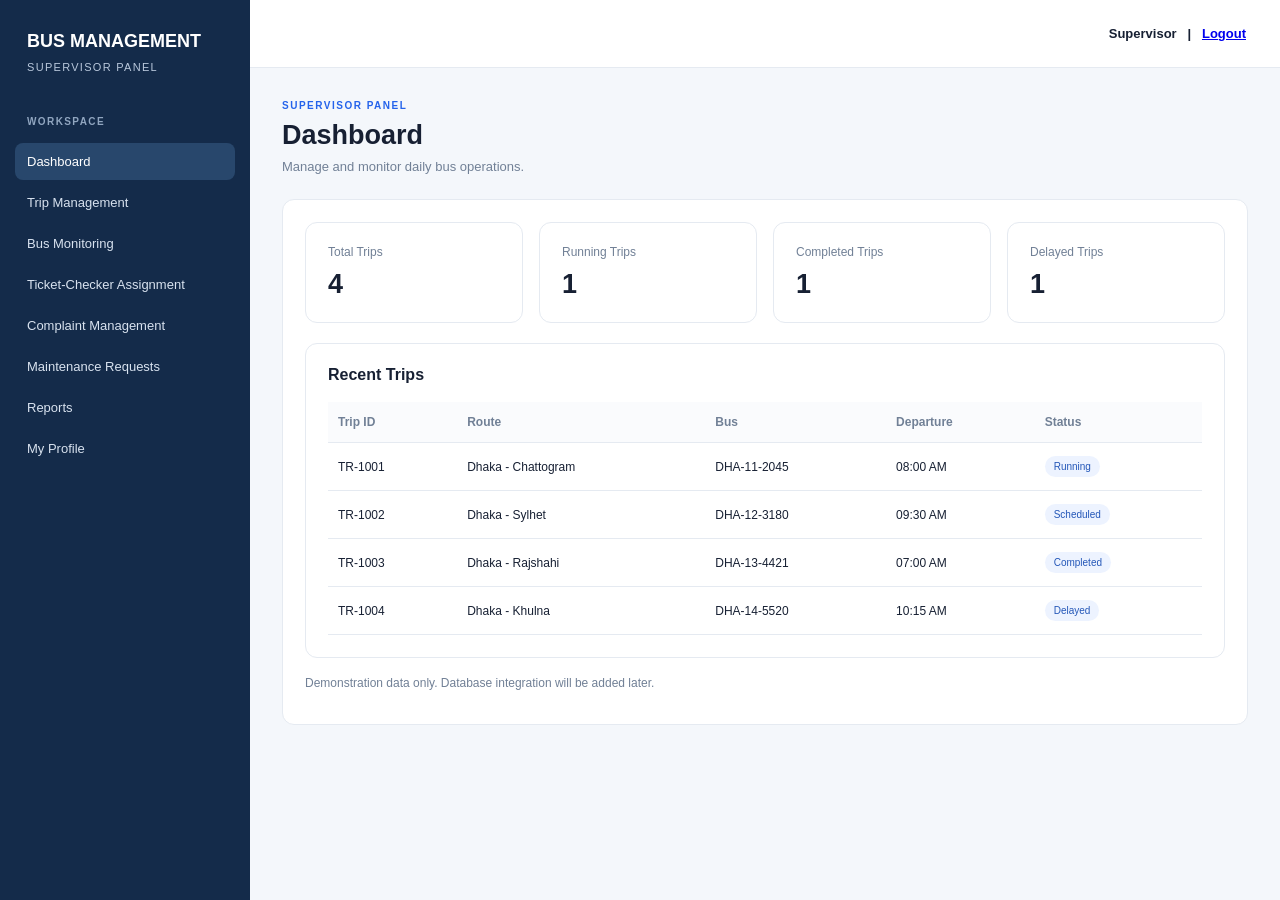
<file: Supervisor/index.html>
<!DOCTYPE html>
<html lang="en"><head>
    <meta charset="UTF-8">
    <meta name="viewport" content="width=device-width, initial-scale=1.0">
    <title>Supervisor Panel</title>
    <meta http-equiv="refresh" content="0; url=views/pages/dashboard.html">
</head>
<body>
    <p>Opening Supervisor Dashboard... <a href="views/pages/dashboard.html">Continue</a></p>
</body>
</html>
</file>
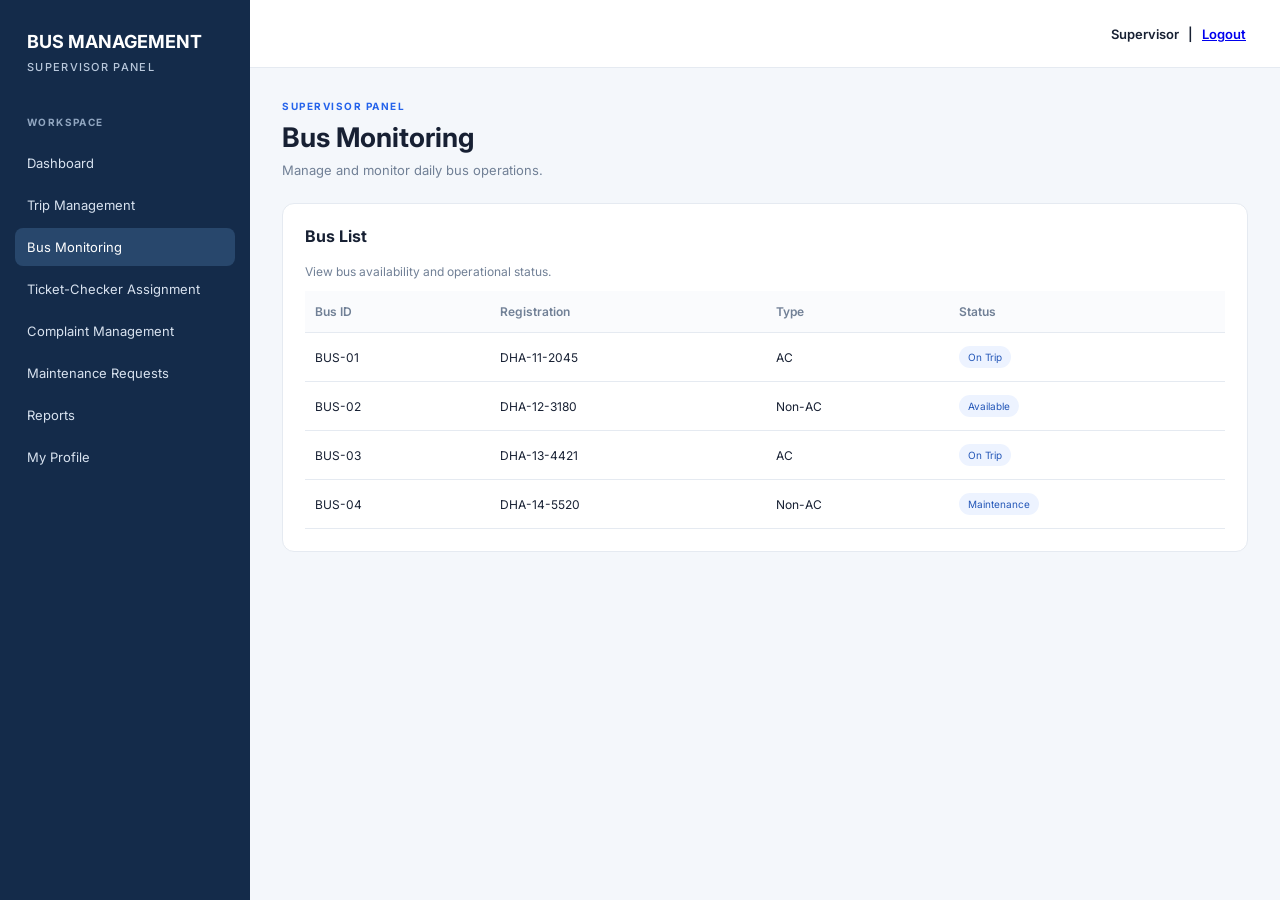
<file: Supervisor/views/pages/buses.html>
<!DOCTYPE html>
<html lang="en">
<head>
  <meta charset="UTF-8">
  <meta name="viewport" content="width=device-width, initial-scale=1.0">
  <title>Bus Monitoring | Supervisor</title>
  <link rel="stylesheet" href="../css/style.css">
  <link rel="stylesheet" href="../css/buses.css">
</head>
<body>
  <div id="app">
    <aside id="sidebar" class="sidebar"></aside>
    <div class="page-area">
      <header id="topbar" class="topbar"></header>
      <main class="main-content">
        <div class="page-heading">
          <div>
            <p class="eyebrow">SUPERVISOR PANEL</p>
            <h1>Bus Monitoring</h1>
            <p class="muted">Manage and monitor daily bus operations.</p>
          </div>
        </div>
        <section id="pageContent" class="content-card">
          <p>Loading bus monitoring...</p>
        </section>
      </main>
    </div>
  </div>
  <script type="module" src="../js/bus.js"></script>
</body>
</html>
</file>
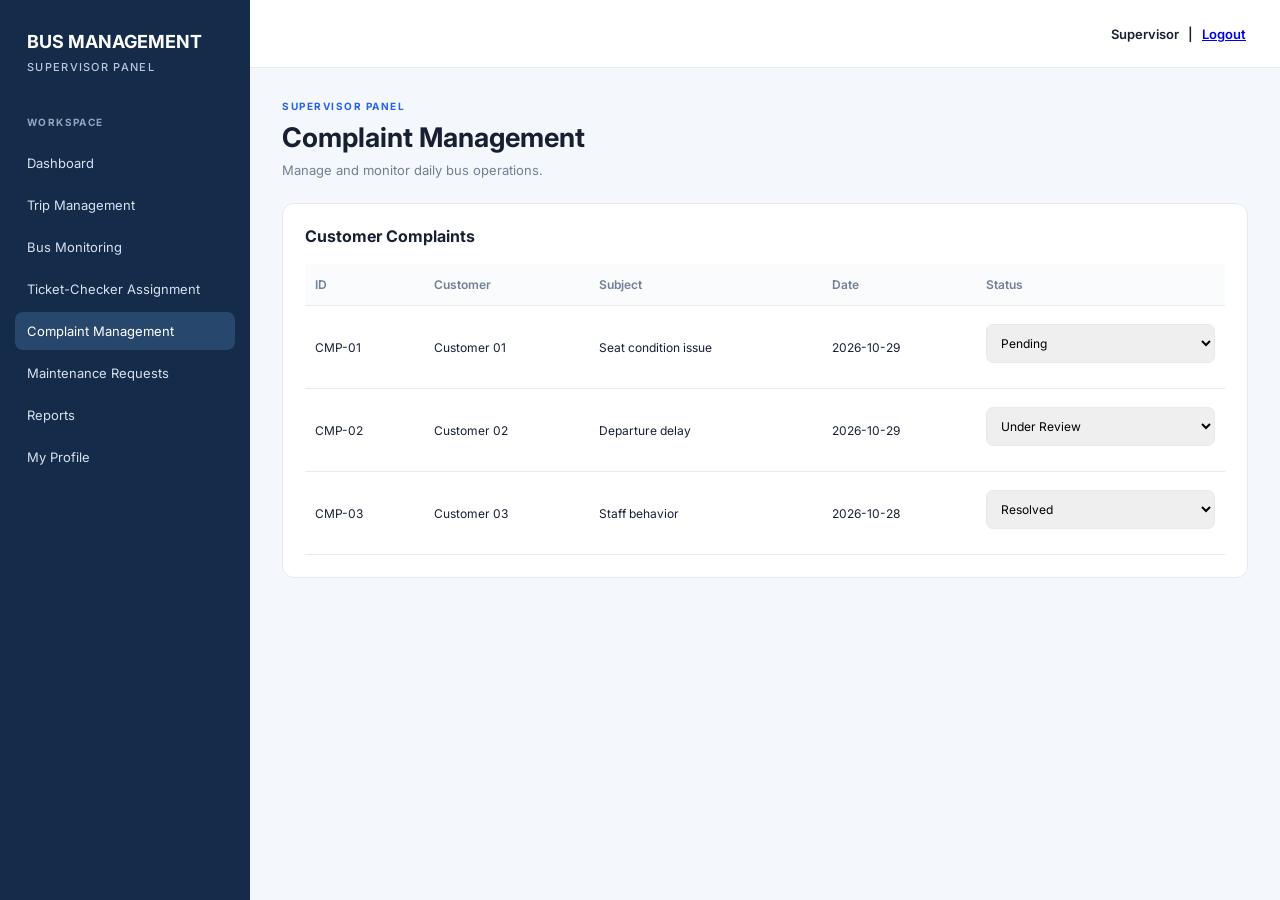
<file: Supervisor/views/pages/complaints.html>
<!DOCTYPE html>
<html lang="en">
<head>
  <meta charset="UTF-8">
  <meta name="viewport" content="width=device-width, initial-scale=1.0">
  <title>Complaint Management | Supervisor</title>
  <link rel="stylesheet" href="../css/style.css">
  <link rel="stylesheet" href="../css/complaints.css">
</head>
<body>
  <div id="app">
    <aside id="sidebar" class="sidebar"></aside>
    <div class="page-area">
      <header id="topbar" class="topbar"></header>
      <main class="main-content">
        <div class="page-heading">
          <div>
            <p class="eyebrow">SUPERVISOR PANEL</p>
            <h1>Complaint Management</h1>
            <p class="muted">Manage and monitor daily bus operations.</p>
          </div>
        </div>
        <section id="pageContent" class="content-card">
          <p>Loading complaint management...</p>
        </section>
      </main>
    </div>
  </div>
  <script type="module" src="../js/complaint.js"></script>
</body>
</html>
</file>
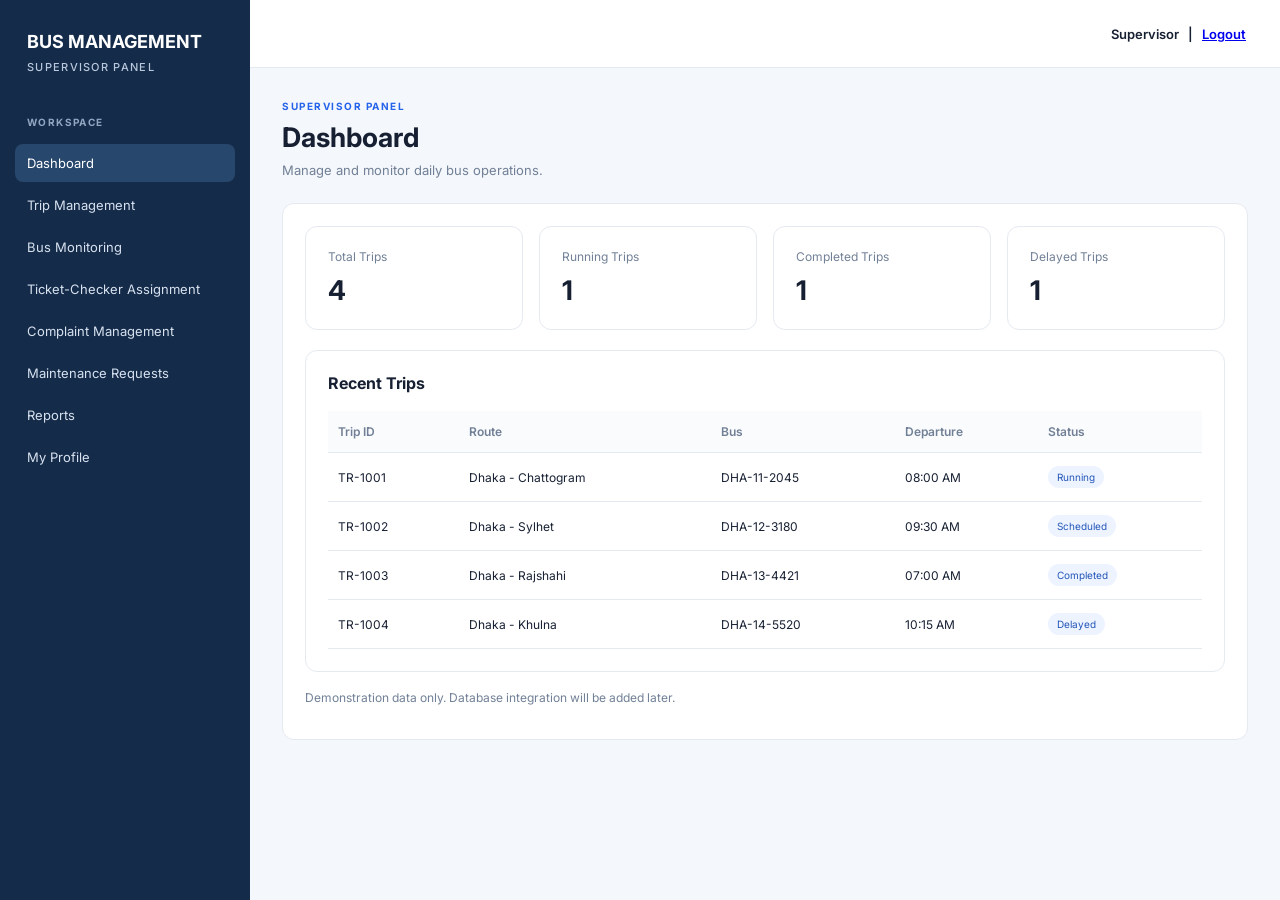
<file: Supervisor/views/pages/dashboard.html>
<!DOCTYPE html>
<html lang="en">
<head>
  <meta charset="UTF-8">
  <meta name="viewport" content="width=device-width, initial-scale=1.0">
  <title>Dashboard | Supervisor</title>
  <link rel="stylesheet" href="../css/style.css">
  <link rel="stylesheet" href="../css/dashboard.css">
</head>
<body>
  <div id="app">
    <aside id="sidebar" class="sidebar"></aside>
    <div class="page-area">
      <header id="topbar" class="topbar"></header>
      <main class="main-content">
        <div class="page-heading">
          <div>
            <p class="eyebrow">SUPERVISOR PANEL</p>
            <h1>Dashboard</h1>
            <p class="muted">Manage and monitor daily bus operations.</p>
          </div>
        </div>
        <section id="pageContent" class="content-card">
          <p>Loading dashboard...</p>
        </section>
      </main>
    </div>
  </div>
  <script type="module" src="../js/dashboard.js"></script>
</body>
</html>
</file>
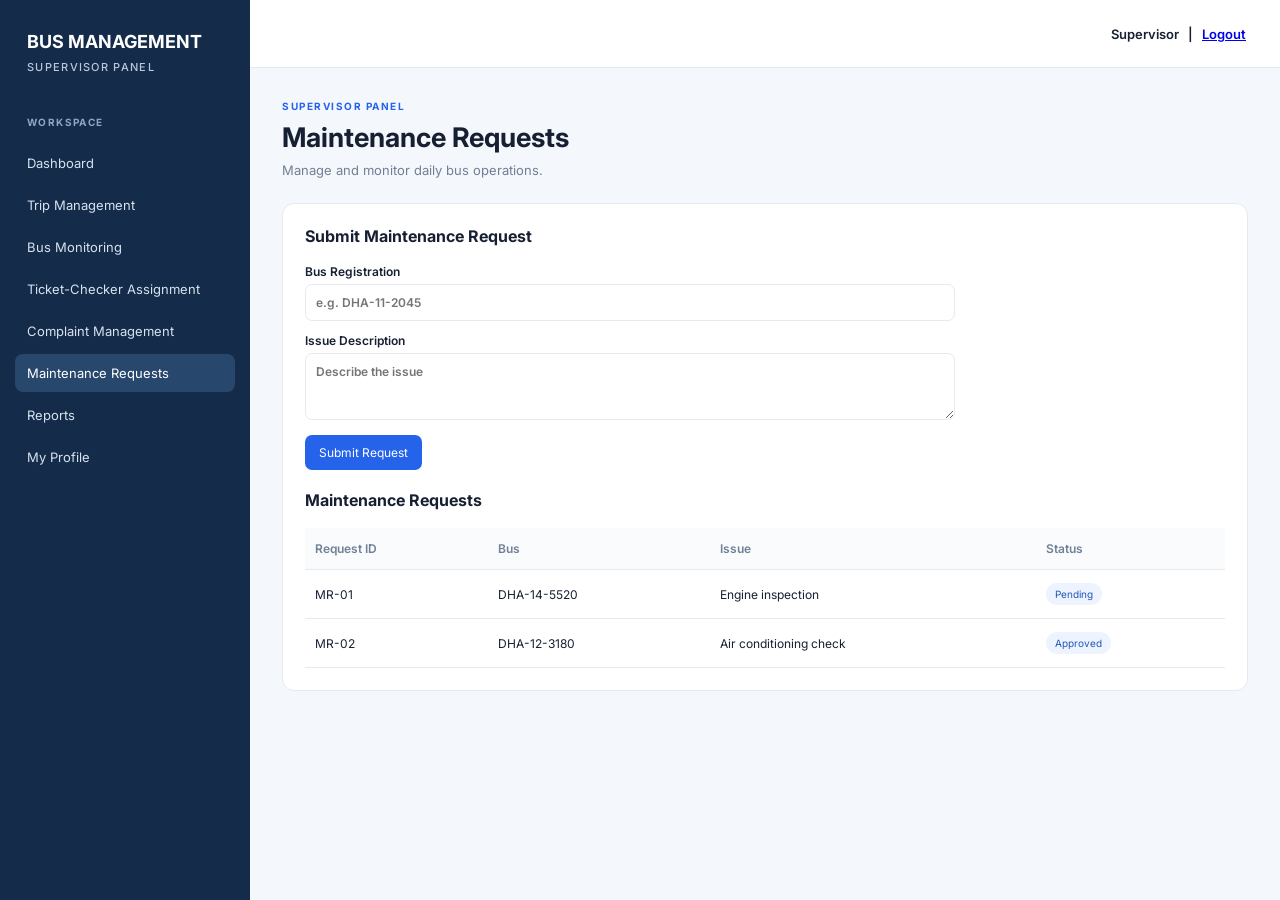
<file: Supervisor/views/pages/maintenance.html>
<!DOCTYPE html>
<html lang="en">
<head>
  <meta charset="UTF-8">
  <meta name="viewport" content="width=device-width, initial-scale=1.0">
  <title>Maintenance Requests | Supervisor</title>
  <link rel="stylesheet" href="../css/style.css">
  <link rel="stylesheet" href="../css/maintenance.css">
</head>
<body>
  <div id="app">
    <aside id="sidebar" class="sidebar"></aside>
    <div class="page-area">
      <header id="topbar" class="topbar"></header>
      <main class="main-content">
        <div class="page-heading">
          <div>
            <p class="eyebrow">SUPERVISOR PANEL</p>
            <h1>Maintenance Requests</h1>
            <p class="muted">Manage and monitor daily bus operations.</p>
          </div>
        </div>
        <section id="pageContent" class="content-card">
          <p>Loading maintenance requests...</p>
        </section>
      </main>
    </div>
  </div>
  <script type="module" src="../js/maintenance.js"></script>
</body>
</html>
</file>
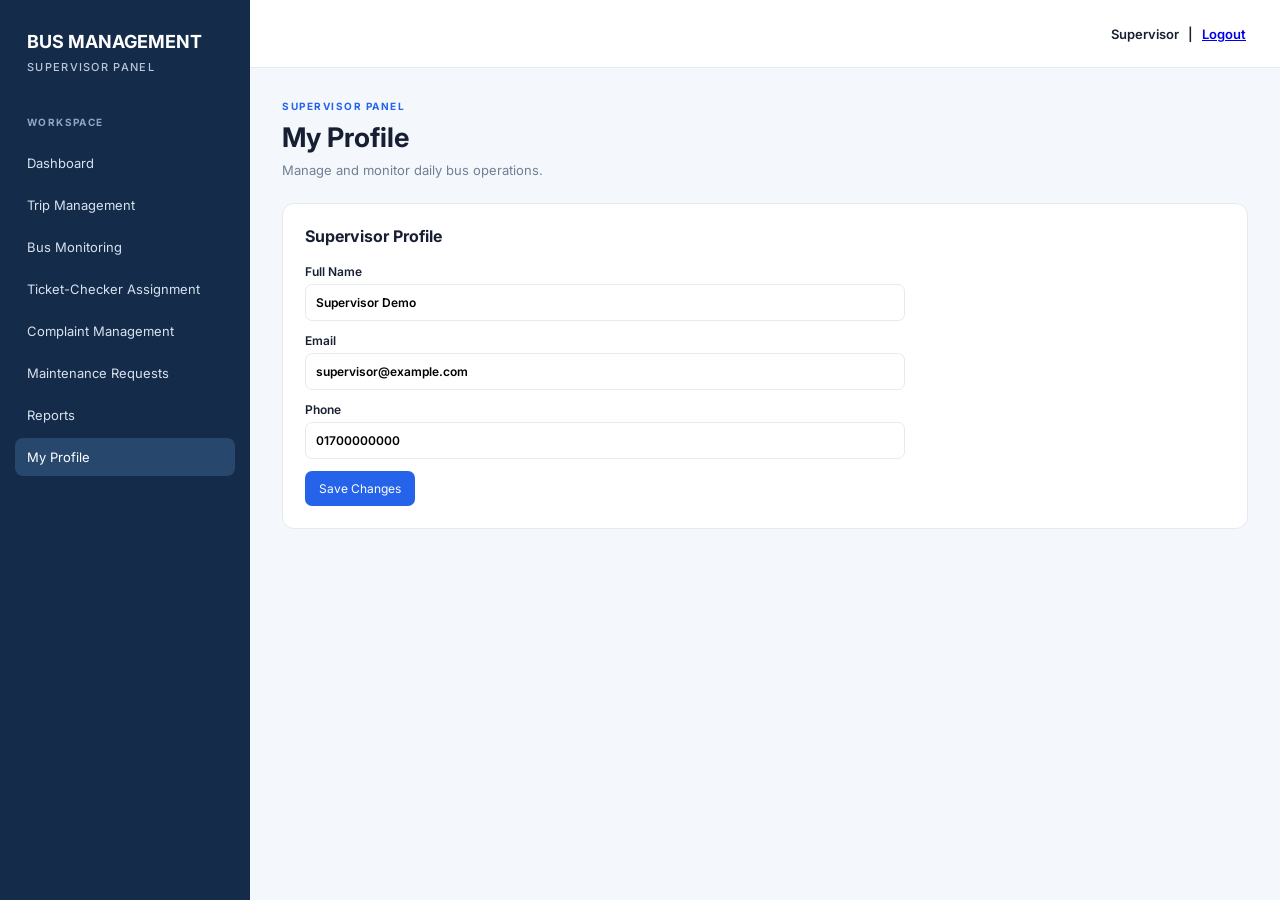
<file: Supervisor/views/pages/profile.html>
<!DOCTYPE html>
<html lang="en">
<head>
  <meta charset="UTF-8">
  <meta name="viewport" content="width=device-width, initial-scale=1.0">
  <title>My Profile | Supervisor</title>
  <link rel="stylesheet" href="../css/style.css">
  <link rel="stylesheet" href="../css/profile.css">
</head>
<body>
  <div id="app">
    <aside id="sidebar" class="sidebar"></aside>
    <div class="page-area">
      <header id="topbar" class="topbar"></header>
      <main class="main-content">
        <div class="page-heading">
          <div>
            <p class="eyebrow">SUPERVISOR PANEL</p>
            <h1>My Profile</h1>
            <p class="muted">Manage and monitor daily bus operations.</p>
          </div>
        </div>
        <section id="pageContent" class="content-card">
          <p>Loading my profile...</p>
        </section>
      </main>
    </div>
  </div>
  <script type="module" src="../js/profile.js"></script>
</body>
</html>
</file>
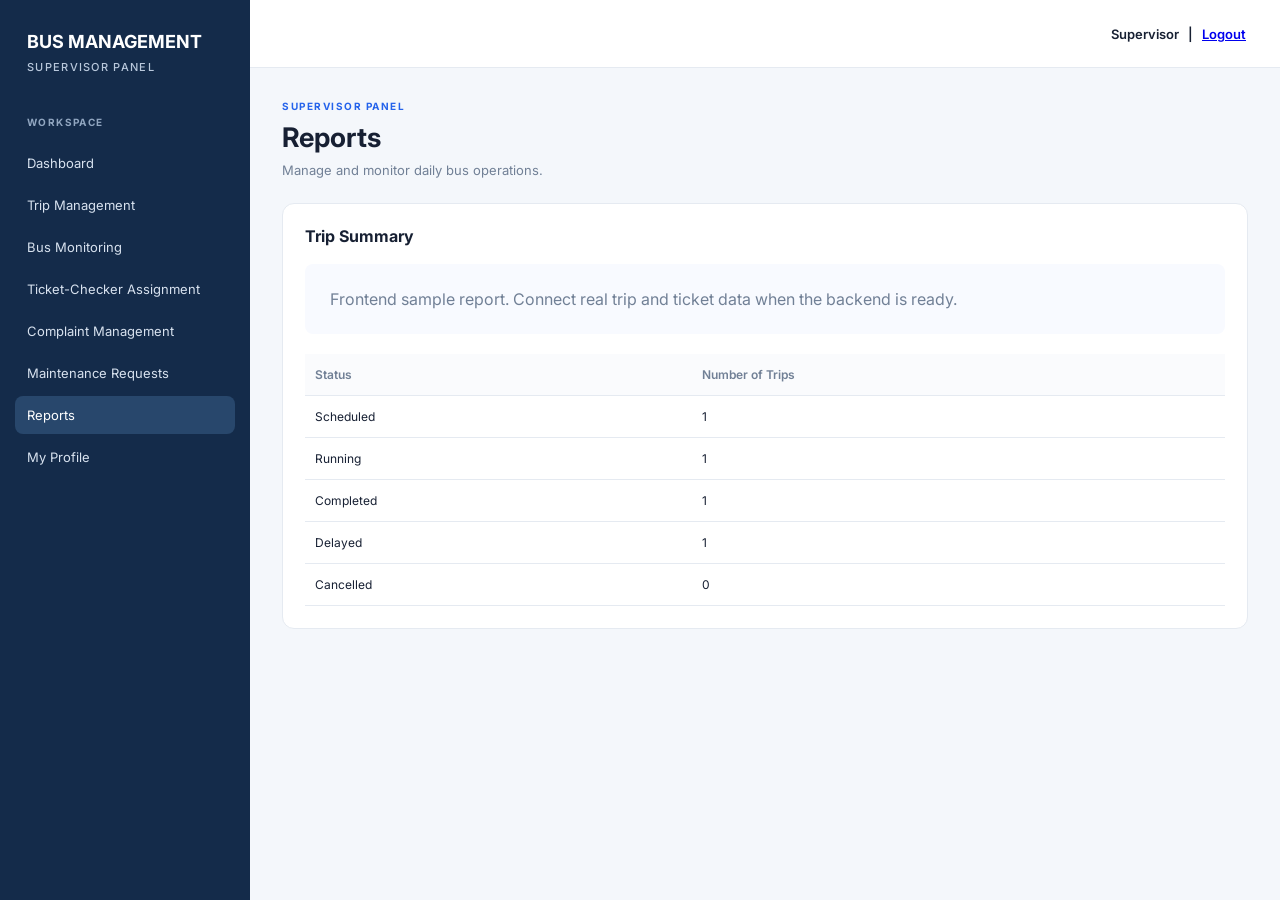
<file: Supervisor/views/pages/reports.html>
<!DOCTYPE html>
<html lang="en">
<head>
  <meta charset="UTF-8">
  <meta name="viewport" content="width=device-width, initial-scale=1.0">
  <title>Reports | Supervisor</title>
  <link rel="stylesheet" href="../css/style.css">
  <link rel="stylesheet" href="../css/reports.css">
</head>
<body>
  <div id="app">
    <aside id="sidebar" class="sidebar"></aside>
    <div class="page-area">
      <header id="topbar" class="topbar"></header>
      <main class="main-content">
        <div class="page-heading">
          <div>
            <p class="eyebrow">SUPERVISOR PANEL</p>
            <h1>Reports</h1>
            <p class="muted">Manage and monitor daily bus operations.</p>
          </div>
        </div>
        <section id="pageContent" class="content-card">
          <p>Loading reports...</p>
        </section>
      </main>
    </div>
  </div>
  <script type="module" src="../js/report.js"></script>
</body>
</html>
</file>
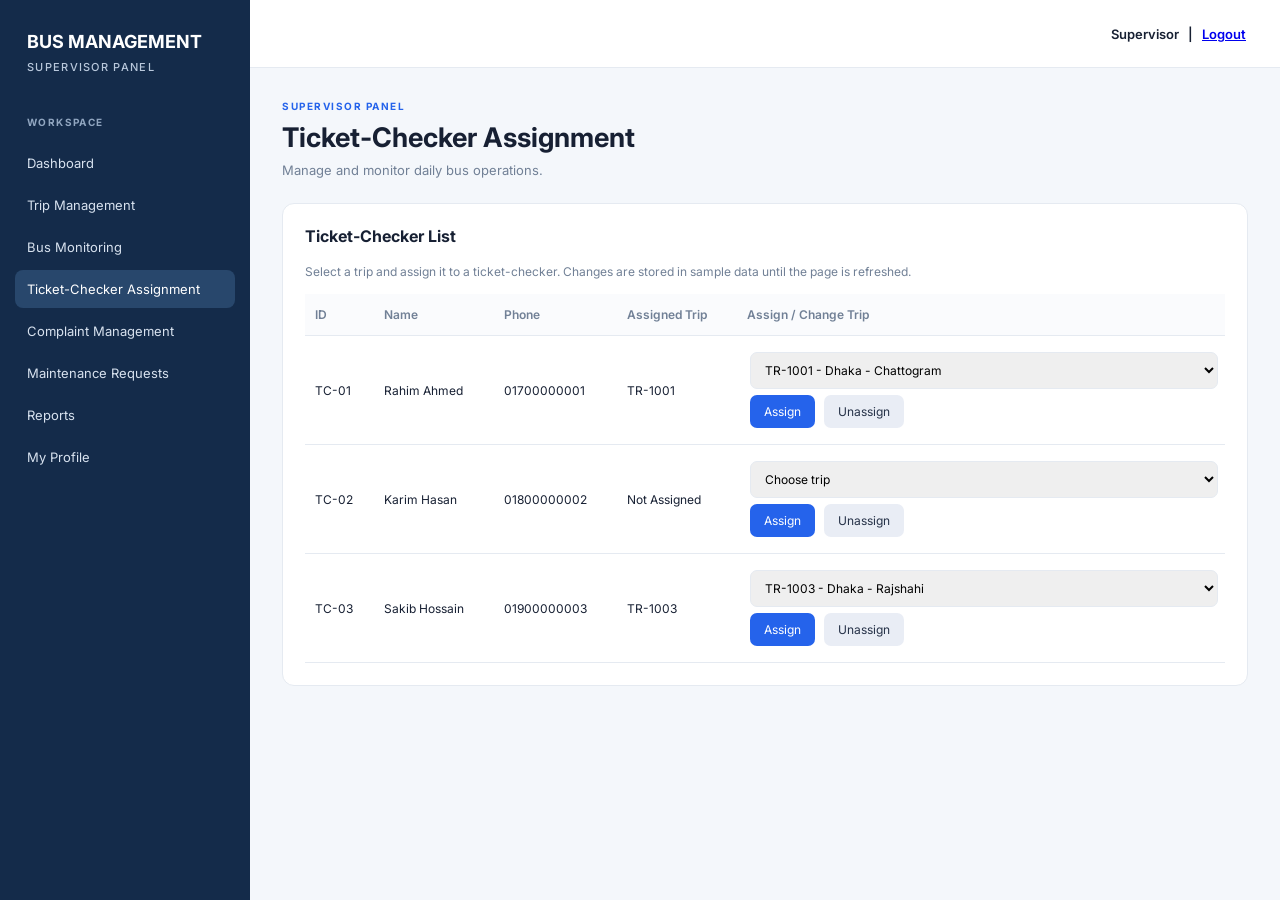
<file: Supervisor/views/pages/ticket-checkers.html>
<!DOCTYPE html>
<html lang="en">
<head>
  <meta charset="UTF-8">
  <meta name="viewport" content="width=device-width, initial-scale=1.0">
  <title>Ticket-Checker Assignment | Supervisor</title>
  <link rel="stylesheet" href="../css/style.css">
  <link rel="stylesheet" href="../css/ticket-checkers.css">
</head>
<body>
  <div id="app">
    <aside id="sidebar" class="sidebar"></aside>
    <div class="page-area">
      <header id="topbar" class="topbar"></header>
      <main class="main-content">
        <div class="page-heading">
          <div>
            <p class="eyebrow">SUPERVISOR PANEL</p>
            <h1>Ticket-Checker Assignment</h1>
            <p class="muted">Manage and monitor daily bus operations.</p>
          </div>
        </div>
        <section id="pageContent" class="content-card">
          <p>Loading ticket-checker assignment...</p>
        </section>
      </main>
    </div>
  </div>
  <script type="module" src="../js/ticketChecker.js"></script>
</body>
</html>
</file>
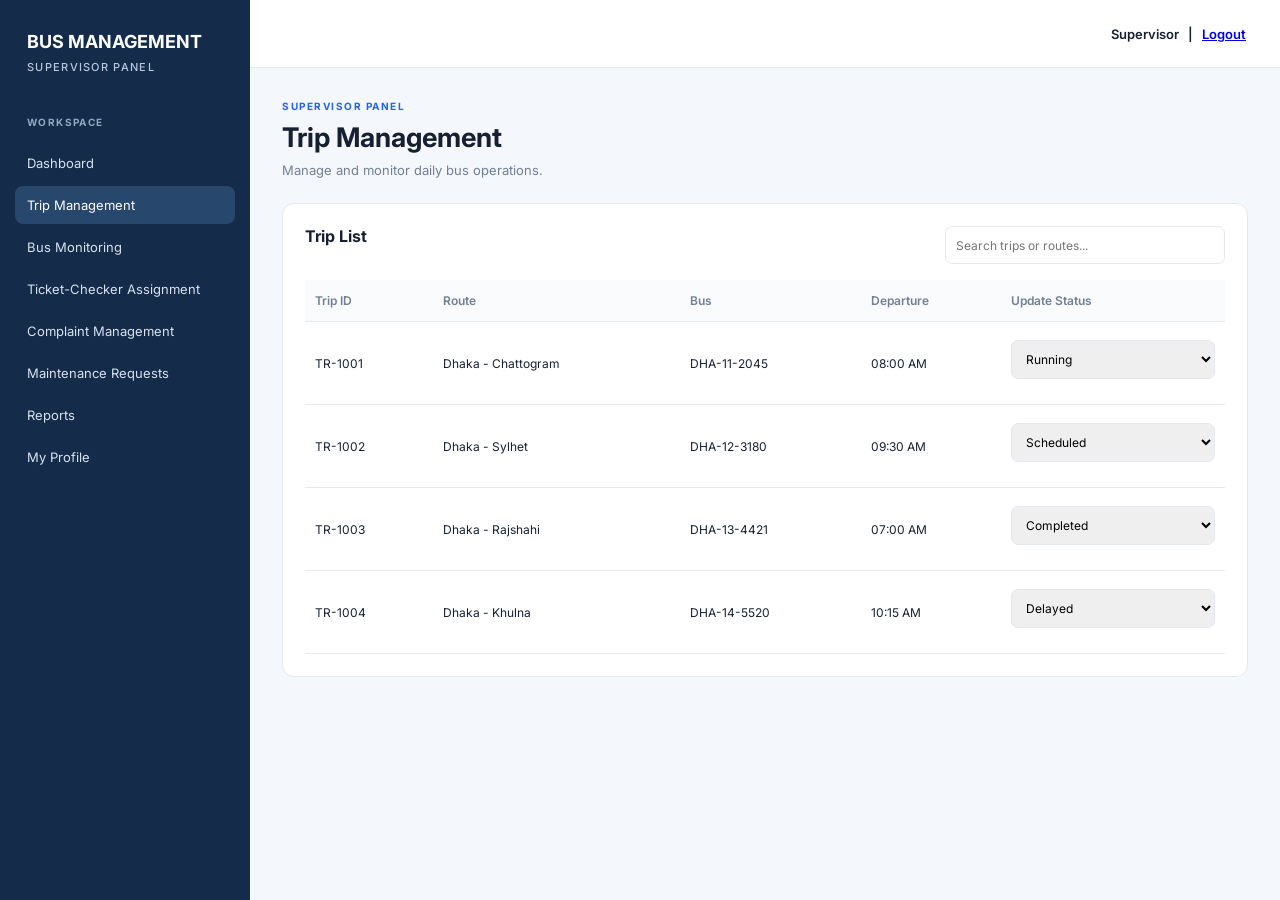
<file: Supervisor/views/pages/trips.html>
<!DOCTYPE html>
<html lang="en">
<head>
  <meta charset="UTF-8">
  <meta name="viewport" content="width=device-width, initial-scale=1.0">
  <title>Trip Management | Supervisor</title>
  <link rel="stylesheet" href="../css/style.css">
  <link rel="stylesheet" href="../css/trips.css">
</head>
<body>
  <div id="app">
    <aside id="sidebar" class="sidebar"></aside>
    <div class="page-area">
      <header id="topbar" class="topbar"></header>
      <main class="main-content">
        <div class="page-heading">
          <div>
            <p class="eyebrow">SUPERVISOR PANEL</p>
            <h1>Trip Management</h1>
            <p class="muted">Manage and monitor daily bus operations.</p>
          </div>
        </div>
        <section id="pageContent" class="content-card">
          <p>Loading trip management...</p>
        </section>
      </main>
    </div>
  </div>
  <script type="module" src="../js/trip.js"></script>
</body>
</html>
</file>
<file: Supervisor/views/css/style.css>
@import url('https://fonts.googleapis.com/css2?family=Inter:wght@400;500;600;700&display=swap');

:root {
  --navy: #142b4a;
  --blue: #2563eb;
  --bg: #f4f7fb;
  --text: #172033;
  --muted: #718096;
  --border: #e5eaf1;
  --white: #ffffff;
}
* { box-sizing: border-box; }
body { 
  margin: 0; 
  font-family: Inter, Arial, sans-serif; 
  background: var(--bg); 
  color: var(--text); 
}
#app { 
  min-height: 100vh; 
  display: flex; 
}
.sidebar { 
  width: 250px; 
  background: var(--navy); 
  color: white; 
  padding: 24px 15px; 
  min-height: 100vh; 
  flex-shrink: 0; 
}
.brand { 
  font-size: 18px; 
  font-weight: 700; 
  padding: 4px 12px 28px; 
  line-height: 1.5; 
}
.brand small { 
  display: block; 
  color: #b9c8dc; 
  font-size: 11px; 
  font-weight: 500; 
  letter-spacing: 1.3px; 
  margin-top: 4px; 
}
.nav-label { 
  color: #91a6c0; 
  font-size: 10px; 
  font-weight: 700; 
  letter-spacing: 1.4px; 
  padding: 12px; 
}
.nav-link { 
  display: block; 
  color: #d8e2ef; 
  text-decoration: none; 
  padding: 11px 12px; 
  border-radius: 8px; 
  margin: 4px 0; 
  font-size: 13px; 
}
.nav-link:hover, .nav-link.active { 
  background: #28476c; 
  color: white; 
}
.page-area { 
  flex: 1; 
  min-width: 0; 
}
.topbar { 
  height: 68px; 
  background: white; 
  border-bottom: 1px solid var(--border); 
  display: flex; 
  justify-content: flex-end; 
  align-items: center; 
  padding: 0 34px; 
}
.user-chip { 
  font-size: 13px; 
  font-weight: 600; 
}
.main-content { 
  padding: 32px; 
  max-width: 1400px; 
  margin: auto; 
}
.page-heading { 
  display: flex; 
  justify-content: space-between; 
  align-items: center; 
  margin-bottom: 25px; 
}
h1 { 
  margin: 0 0 8px; 
  font-size: 27px; 
}
.eyebrow { 
  color: var(--blue); 
  font-size: 10px; 
  font-weight: 700; 
  letter-spacing: 1.5px; 
  margin: 0 0 9px; 
}
.muted { 
  color: var(--muted); 
  font-size: 13px; 
  margin: 0; 
}
.content-card, .stat-card { 
  background: white; 
  border: 1px solid var(--border); 
  border-radius: 12px; 
  padding: 22px; 
}
.content-card h2 { 
  font-size: 16px; 
  margin: 0 0 18px; 
}
.stats-grid { 
  display: grid; 
  grid-template-columns: repeat(4, minmax(0, 1fr)); 
  gap: 16px; 
  margin-bottom: 20px; 
}
.stat-card p { 
  margin: 0 0 10px; 
  color: var(--muted); 
  font-size: 12px; 
}
.stat-card strong { 
  font-size: 27px; 
}
.stat-card small { 
  display: block; 
  color: #16a36a; 
  margin-top: 7px; 
  font-size: 11px; 
}
table { 
  width: 100%; 
  border-collapse: collapse; 
  font-size: 12px; 
}
th, td { 
  text-align: left; 
  padding: 13px 10px; 
  border-bottom: 1px solid var(--border); 
}
th { 
  color: var(--muted); 
  font-weight: 600; 
  background: #fafbfd; 
}
.status { 
  display: inline-block; 
  padding: 5px 9px; 
  border-radius: 20px; 
  background: #edf3ff; 
  color: #2457b8; 
  font-size: 10px; 
}
button, .button { 
  border: 0; 
  border-radius: 7px; 
  background: var(--blue); 
  color: white; 
  padding: 10px 14px; 
  cursor: pointer; 
  font: inherit; 
  font-size: 12px; 
}
button:hover, .button:hover { 
  opacity: .9; 
}
input, select, textarea { 
  border: 1px solid var(--border); 
  border-radius: 7px; 
  padding: 10px; 
  font: inherit; 
  font-size: 12px; 
  width: 100%; 
  margin: 5px 0 12px; 
}
.form-row { 
  display: grid; 
  grid-template-columns: repeat(2, 1fr); 
  gap: 12px; 
}
label { 
  display: block; 
  font-size: 12px; 
  font-weight: 600; 
}
.toolbar { 
  display: flex; 
  justify-content: space-between; 
  gap: 12px; 
  margin-bottom: 16px; 
}
.toolbar input { 
  max-width: 280px; 
  margin: 0; 
}
@media (max-width: 850px) {
  .sidebar { width: 205px; }
  .main-content { padding: 22px; }
  .stats-grid { grid-template-columns: repeat(2, 1fr); }
}
@media (max-width: 600px) {
  #app { display: block; }
  .sidebar { width: 100%; min-height: auto; }
  .sidebar nav { display: grid; grid-template-columns: repeat(2, 1fr); }
  .main-content { padding: 18px; }
  .stats-grid, .form-row { grid-template-columns: 1fr; }
  .topbar { height: 55px; }
  .toolbar { flex-direction: column; }
}


/* Shared success / error toast notifications */
.toast-container {
  position: fixed;
  top: 22px;
  right: 22px;
  z-index: 99999;
  display: flex;
  flex-direction: column;
  gap: 10px;
  width: min(360px, calc(100vw - 32px));
  pointer-events: none;
}
.app-toast {
  display: flex;
  align-items: center;
  gap: 11px;
  padding: 14px 15px;
  border-radius: 10px;
  color: #fff;
  font-size: 14px;
  font-weight: 500;
  box-shadow: 0 8px 24px rgba(0,0,0,.18);
  opacity: 0;
  transform: translateX(18px);
  transition: opacity .22s ease, transform .22s ease;
  pointer-events: auto;
}
.app-toast.show { 
  opacity: 1; 
  transform: translateX(0);
}
.toast-success { 
  background: #16834a; 
}
.toast-error { 
  background: #d9363e; 
}
.toast-icon {
  display: grid;
  place-items: center;
  width: 23px;
  height: 23px;
  flex: 0 0 23px;
  border: 1.5px solid rgba(255,255,255,.85);
  border-radius: 50%;
  font-weight: 700;
}
.toast-message { 
  flex: 1; 
  line-height: 1.4; 
}
.toast-close {
  border: 0;
  background: transparent;
  color: #fff;
  font-size: 22px;
  line-height: 1;
  cursor: pointer;
  opacity: .85;
}
.toast-close:hover { 
  opacity: 1; 
}
</file>
<file: Supervisor/views/css/buses.css>
.bus-summary { 
    color: var(--muted); 
    font-size: 12px; 
}
</file>
<file: Supervisor/views/css/complaints.css>
.priority { 
    font-weight: 600; 
}
</file>
<file: Supervisor/views/css/dashboard.css>
.dashboard-note { 
    margin-top: 18px; 
    color: var(--muted); 
    font-size: 12px; 
}
</file>
<file: Supervisor/views/css/maintenance.css>
.request-form { 
    max-width: 650px; 
}
</file>
<file: Supervisor/views/css/profile.css>
.profile-form { 
    max-width: 600px; 
}
</file>
<file: Supervisor/views/css/reports.css>
.report-placeholder { 
    padding: 25px; background: #f8faff; 
    border-radius: 8px; 
    color: var(--muted); 
}
</file>
<file: Supervisor/views/css/ticket-checkers.css>
.assignment-help { 
    color: var(--muted); 
    font-size: 12px; 
    margin-bottom: 15px; 
}

/* Ticket-checker assignment controls */
.table-responsive { 
    width: 100%; 
    overflow-x: auto; 
}
#pageContent select { 
    min-width: 150px; 
    padding: 9px 10px; 
    margin: 3px; 
}
#pageContent button { 
    padding: 9px 14px; 
    margin: 3px; 
    cursor: pointer; 
}
#pageContent .secondary-btn { 
    background: #e9edf5; 
    color: #263248; 
}
</file>
<file: Supervisor/views/css/trips.css>
.trip-actions { 
    display:flex; 
    gap:8px; 
}
</file>
